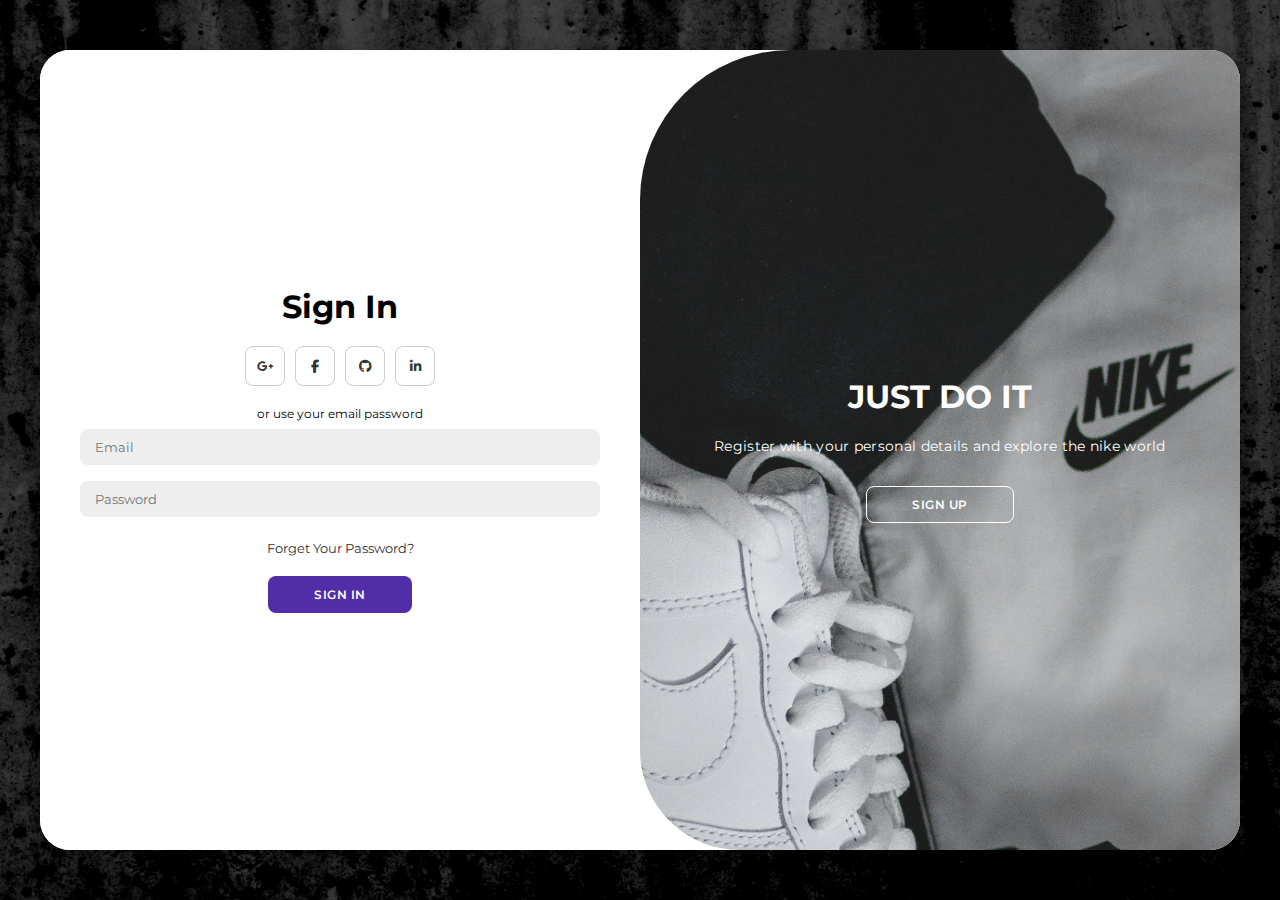
<file: login page/index.html>
<!DOCTYPE html>
<html lang="en">

<head>
    <meta charset="UTF-8">
    <meta name="viewport" content="width=device-width, initial-scale=1.0">
    <link rel="stylesheet" href="https://cdnjs.cloudflare.com/ajax/libs/font-awesome/6.4.2/css/all.min.css">
    <link rel="stylesheet" href="style.css">
    <title>Nike Login Page | Just Do It</title>
</head>

<body>

    <div class="container" id="container">
        <div class="form-container sign-up">
            <form>
                <h1>Create Account</h1>
                <div class="social-icons">
                    <a href="#" class="icon"><i class="fa-brands fa-google-plus-g"></i></a>
                    <a href="#" class="icon"><i class="fa-brands fa-facebook-f"></i></a>
                    <a href="#" class="icon"><i class="fa-brands fa-github"></i></a>
                    <a href="#" class="icon"><i class="fa-brands fa-linkedin-in"></i></a>
                </div>
                <span>Or use your email for registeration</span>
                <input type="text" placeholder="Name">
                <input type="email" placeholder="Email" required>
                <input type="password" placeholder="Password" required>
                <button>Sign Up</button>
            </form>
        </div>
        <div class="form-container sign-in">
            <form>
                <h1>Sign In</h1>
                <div class="social-icons">
                    <a href="#" class="icon"><i class="fa-brands fa-google-plus-g"></i></a>
                    <a href="#" class="icon"><i class="fa-brands fa-facebook-f"></i></a>
                    <a href="#" class="icon"><i class="fa-brands fa-github"></i></a>
                    <a href="#" class="icon"><i class="fa-brands fa-linkedin-in"></i></a>
                </div>
                <span>or use your email password</span>
                <input type="email" placeholder="Email">
                <input type="password" placeholder="Password">
                <a href="#">Forget Your Password?</a>
                <button>Sign In</button>
            </form>
        </div>
        <div class="toggle-container">
            <div class="toggle">
                <div class="toggle-panel toggle-left">
                    <h1>NIKE!</h1>
                    <p>Enter your personal details to use all of site features</p>
                    <button class="hidden" id="login">Sign In</button>
                </div>
                <div class="toggle-panel toggle-right">
                    <h1>JUST DO IT</h1>
                    <p>Register with your personal details and explore the nike world</p>
                    <button class="hidden" id="register">Sign Up</button>
                </div>
            </div>
        </div>
    </div>

    <script src="app.js"></script>
</body>

</html>
</file>
<file: login page/style.css>
@import url('https://fonts.googleapis.com/css2?family=Montserrat:wght@300;400;500;600;700&display=swap');

*{
    margin: 0;
    padding: 0;
    box-sizing: border-box;
    font-family: 'Montserrat', sans-serif;
}

body{
    background-image: url(bg.jpg);
    background-size: cover;
    /*background-color: #c9d6ff;
    background: linear-gradient(to right, #304352, #34342f);*/
    display: flex;
    align-items: center;
    justify-content: center;
    flex-direction: column;
    height: 100vh;
}

.container{
    background-color: #fff;
    border-radius: 30px;
    box-shadow: 0 5px 15px rgba(0, 0, 0, 0.35);
    position: relative;
    overflow: hidden;
    width: 1200px;
    max-width: 100%;
    min-height: 800px;
}

.container p{
    font-size: 14px;
    line-height: 20px;
    letter-spacing: 0.3px;
    margin: 20px 0;
}

.container span{
    font-size: 12px;
}

.container a{
    color: #333;
    font-size: 13px;
    text-decoration: none;
    margin: 15px 0 10px;
}

.container button{
    background-color: #512da8;
    color: #fff;
    font-size: 12px;
    padding: 10px 45px;
    border: 1px solid transparent;
    border-radius: 8px;
    font-weight: 600;
    letter-spacing: 0.5px;
    text-transform: uppercase;
    margin-top: 10px;
    cursor: pointer;
}

.container button.hidden{
    background-color: transparent;
    border-color: #fff;
}

.container form{
    background-color: #fff;
    display: flex;
    align-items: center;
    justify-content: center;
    flex-direction: column;
    padding: 0 40px;
    height: 100%;
}

.container input{
    background-color: #eee;
    border: none;
    margin: 8px 0;
    padding: 10px 15px;
    font-size: 13px;
    border-radius: 8px;
    width: 100%;
    outline: none;
}

.form-container{
    position: absolute;
    top: 0;
    height: 100%;
    transition: all 0.6s ease-in-out;
}

.sign-in{
    left: 0;
    width: 50%;
    z-index: 2;
}

.container.active .sign-in{
    transform: translateX(100%);
}

.sign-up{
    left: 0;
    width: 50%;
    opacity: 0;
    z-index: 1;
}

.container.active .sign-up{
    transform: translateX(100%);
    opacity: 1;
    z-index: 5;
    animation: move 0.6s;
}

@keyframes move{
    0%, 49.99%{
        opacity: 0;
        z-index: 1;
    }
    50%, 100%{
        opacity: 1;
        z-index: 5;
    }
}

.social-icons{
    margin: 20px 0;
}

.social-icons a{
    border: 1px solid #ccc;
    border-radius: 20%;
    display: inline-flex;
    justify-content: center;
    align-items: center;
    margin: 0 3px;
    width: 40px;
    height: 40px;
}

.toggle-container{
    position: absolute;
    top: 0;
    left: 50%;
    width: 50%;
    height: 100%;
    overflow: hidden;
    transition: all 0.6s ease-in-out;
    border-radius: 150px 0 0 100px;
    z-index: 1000;
}

.container.active .toggle-container{
    transform: translateX(-100%);
    border-radius: 0 150px 100px 0;
}

.toggle{
    background-image: url(nike.jpg);
    background-size:cover;
    height: 60%;
    /*background: linear-gradient(to right, #5c6bc0, #512da8);*/
    color: #fff;
    position: relative;
    left: -100%;
    height: 100%;
    width: 200%;
    transform: translateX(0);
    transition: all 0.6s ease-in-out;
}

.container.active .toggle{
    transform: translateX(50%);
}

.toggle-panel{
    position: absolute;
    width: 50%;
    height: 100%;
    display: flex;
    align-items: center;
    justify-content: center;
    flex-direction: column;
    padding: 0 30px;
    text-align: center;
    top: 0;
    transform: translateX(0);
    transition: all 0.6s ease-in-out;
}

.toggle-left{
    transform: translateX(-200%);
}

.container.active .toggle-left{
    transform: translateX(0);
}

.toggle-right{
    right: 0;
    transform: translateX(0);
}

.container.active .toggle-right{
    transform: translateX(200%);
}
</file>
